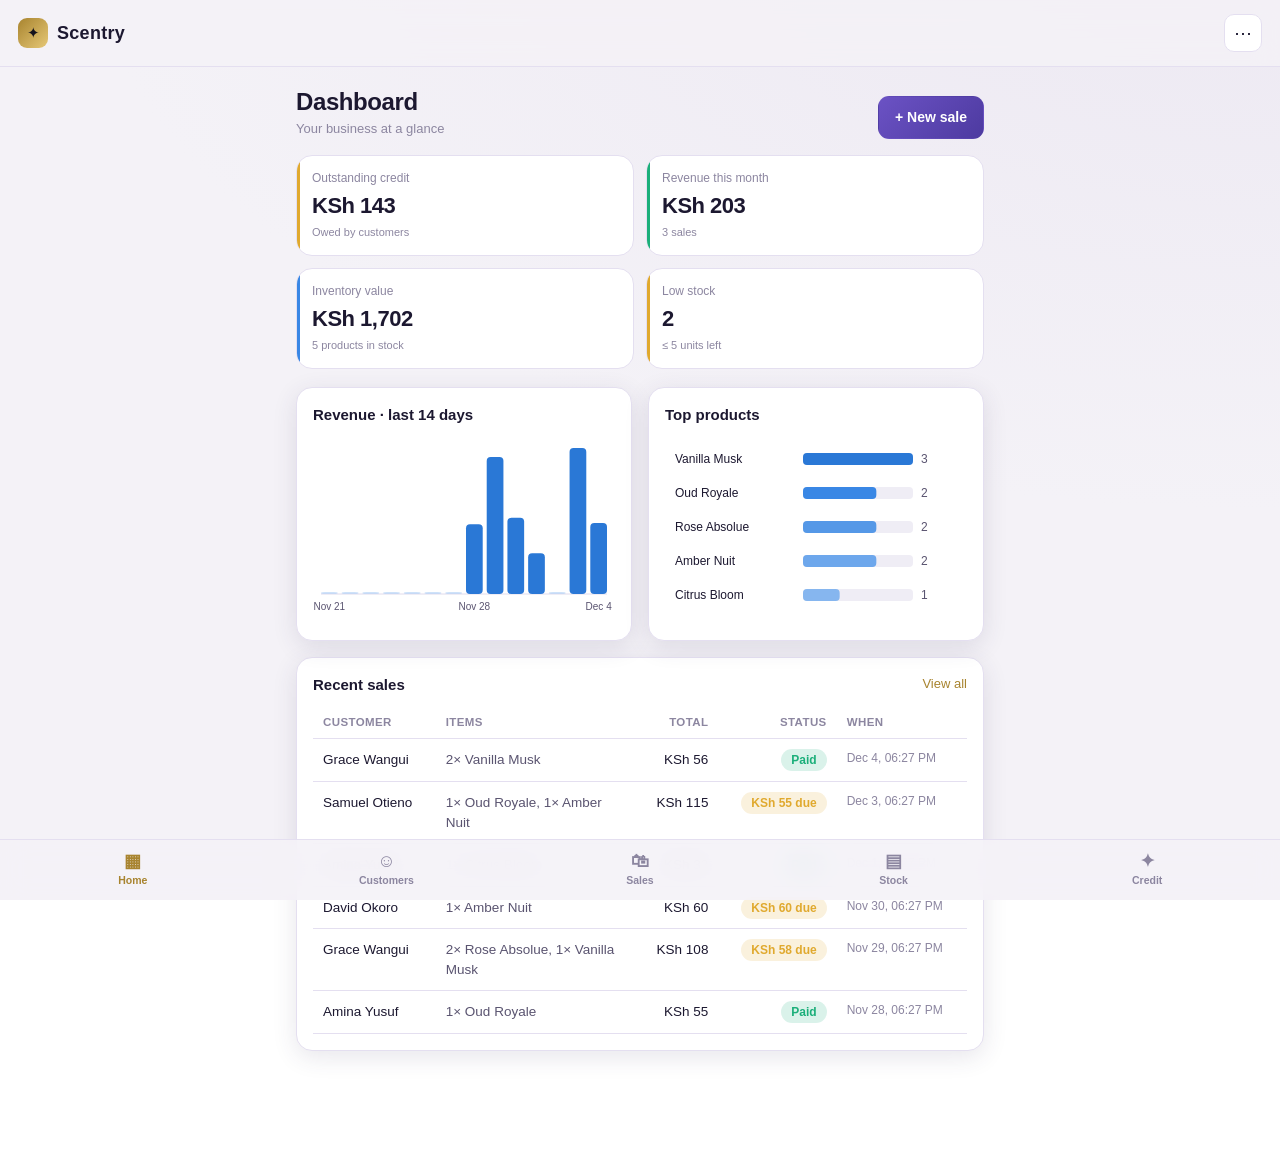
<file: scentry.html>
<!DOCTYPE html>
<html lang="en">
<head>
<meta charset="UTF-8">
<meta name="viewport" content="width=device-width, initial-scale=1, viewport-fit=cover">
<meta name="theme-color" content="#14121c">
<meta name="description" content="Track customers, credit, inventory and sales for your perfume business — works offline.">
<meta name="apple-mobile-web-app-capable" content="yes">
<meta name="apple-mobile-web-app-status-bar-style" content="black-translucent">
<title>Scentry — Perfume Seller Manager</title>
<link rel="icon" href="data:image/svg+xml,%3Csvg xmlns='http://www.w3.org/2000/svg' viewBox='0 0 512 512'%3E%3Crect width='512' height='512' rx='112' fill='%233a2d6b'/%3E%3Cpath d='M172 200c0-26 20-40 44-40h80c24 0 44 14 44 40v150c0 30-24 54-54 54H226c-30 0-54-24-54-54z' fill='%23eda100'/%3E%3Crect x='196' y='120' width='120' height='40' rx='10' fill='%23e6e2f2'/%3E%3C/svg%3E">
<style>
/* Scentry — perfume seller PWA. Mobile-first, dark elegant theme with light fallback. */
:root {
  --bg: #14121c; --bg-2: #1c1930; --surface: #211d33; --surface-2: #2a2542; --border: #362f52; --grid: #3a3358;
  --text-primary: #f4f2fb; --text-secondary: #b8b2d6; --muted: #7d7699;
  --accent: #c9a44a; --accent-2: #7b62d6;
  --ok: #1baf7a; --ok-soft: rgba(27,175,122,.16);
  --warn: #e0a92e; --warn-soft: rgba(224,169,46,.16);
  --danger: #e05a58; --danger-soft: rgba(224,90,88,.16);
  --blue: #3987e5; --shadow: 0 8px 30px rgba(0,0,0,.35); --radius: 16px;
  --safe-b: env(safe-area-inset-bottom, 0px);
}
@media (prefers-color-scheme: light) {
  :root {
    --bg: #f4f2f7; --bg-2: #ece8f2; --surface: #ffffff; --surface-2: #f7f5fb; --border: #e4dff0; --grid: #e0dbec;
    --text-primary: #1c1830; --text-secondary: #5a5470; --muted: #8c86a0;
    --accent: #a8842f; --accent-2: #6b52c4; --shadow: 0 6px 24px rgba(60,50,90,.12);
  }
}
* { box-sizing: border-box; margin: 0; padding: 0; -webkit-tap-highlight-color: transparent; }
html, body { height: 100%; }
body {
  font-family: -apple-system, BlinkMacSystemFont, 'Segoe UI', Roboto, Helvetica, Arial, sans-serif;
  background: radial-gradient(1200px 600px at 100% -10%, var(--bg-2), var(--bg)) fixed;
  color: var(--text-primary); line-height: 1.45; -webkit-font-smoothing: antialiased; overflow-x: hidden;
}
.topbar {
  position: sticky; top: 0; z-index: 20; display: flex; align-items: center; justify-content: space-between;
  padding: 14px 18px; padding-top: calc(14px + env(safe-area-inset-top, 0px));
  background: color-mix(in srgb, var(--bg) 82%, transparent); backdrop-filter: blur(12px); border-bottom: 1px solid var(--border);
}
.brand { display: flex; align-items: center; gap: 9px; }
.brand-mark { width: 30px; height: 30px; display: grid; place-items: center; border-radius: 9px; font-size: 15px; color: #14121c; background: linear-gradient(135deg, var(--accent), #e6c877); }
.brand-name { font-weight: 700; letter-spacing: .3px; font-size: 18px; }
.topbar-actions { display: flex; gap: 8px; align-items: center; }
.view { max-width: 720px; margin: 0 auto; padding: 18px 16px calc(96px + var(--safe-b)); }
.page-head { display: flex; align-items: flex-end; justify-content: space-between; gap: 12px; margin-bottom: 16px; }
h1 { font-size: 24px; letter-spacing: -.4px; }
.sub { color: var(--muted); font-size: 13px; }
.section-label { font-size: 13px; text-transform: uppercase; letter-spacing: .6px; color: var(--muted); margin: 18px 0 8px; }
.kpis { display: grid; grid-template-columns: repeat(2, 1fr); gap: 12px; margin-bottom: 18px; }
.kpi { background: var(--surface); border: 1px solid var(--border); border-radius: var(--radius); padding: 14px 15px; display: flex; flex-direction: column; gap: 3px; position: relative; overflow: hidden; }
.kpi::before { content: ''; position: absolute; left: 0; top: 0; bottom: 0; width: 3px; background: var(--accent-2); }
.kpi.warn::before { background: var(--warn); } .kpi.ok::before { background: var(--ok); } .kpi.neutral::before { background: var(--blue); }
.kpi-label { font-size: 12px; color: var(--muted); }
.kpi-value { font-size: 22px; font-weight: 700; letter-spacing: -.5px; }
.kpi-hint { font-size: 11px; color: var(--muted); }
.card { background: var(--surface); border: 1px solid var(--border); border-radius: var(--radius); padding: 16px; margin-bottom: 16px; box-shadow: var(--shadow); }
.card-head { display: flex; align-items: center; justify-content: space-between; margin-bottom: 10px; }
.card-head h2 { font-size: 15px; font-weight: 600; }
.grid-2 { display: grid; grid-template-columns: 1fr; gap: 16px; }
@media (min-width: 620px) { .grid-2 { grid-template-columns: 1fr 1fr; } }
.chart { width: 100%; min-height: 60px; }
.link { color: var(--accent); font-size: 13px; text-decoration: none; }
.search { width: 100%; padding: 12px 14px; margin-bottom: 14px; background: var(--surface); border: 1px solid var(--border); border-radius: 12px; color: var(--text-primary); font-size: 15px; }
.search::placeholder { color: var(--muted); }
.list { display: flex; flex-direction: column; gap: 8px; }
.list-row { display: flex; align-items: center; gap: 12px; background: var(--surface); border: 1px solid var(--border); border-radius: 14px; padding: 12px 14px; cursor: pointer; transition: transform .08s, border-color .15s; }
.list-row:active { transform: scale(.99); } .list-row:hover { border-color: var(--accent-2); }
.avatar { width: 40px; height: 40px; border-radius: 12px; flex: none; display: grid; place-items: center; font-weight: 700; font-size: 16px; background: linear-gradient(135deg, var(--accent-2), #4d3aa0); color: #fff; }
.avatar.warn { background: linear-gradient(135deg, var(--warn), #b9820f); }
.row-main { flex: 1; min-width: 0; display: flex; flex-direction: column; }
.row-title { font-weight: 600; white-space: nowrap; overflow: hidden; text-overflow: ellipsis; }
.row-sub { font-size: 12.5px; color: var(--muted); white-space: nowrap; overflow: hidden; text-overflow: ellipsis; }
.row-end { flex: none; text-align: right; }
.muted { color: var(--muted); font-weight: 400; font-size: .85em; }
.pill { font-size: 12px; font-weight: 600; padding: 4px 10px; border-radius: 999px; white-space: nowrap; }
.pill.warn { background: var(--warn-soft); color: var(--warn); } .pill.ok { background: var(--ok-soft); color: var(--ok); }
.stock { font-weight: 700; font-size: 16px; }
.stock em { display: block; font-style: normal; font-size: 10px; font-weight: 500; color: var(--muted); }
.stock.warn { color: var(--warn); } .stock.ok { color: var(--text-primary); }
.btn { font: inherit; font-weight: 600; font-size: 14px; cursor: pointer; padding: 10px 16px; border-radius: 11px; border: 1px solid transparent; transition: filter .15s, background .15s; white-space: nowrap; }
.btn:active { filter: brightness(.94); }
.btn.primary { background: linear-gradient(135deg, var(--accent-2), #4d3aa0); color: #fff; }
.btn.ok { background: var(--ok); color: #fff; } .btn.danger { background: var(--danger); color: #fff; }
.btn.ghost { background: var(--surface-2); color: var(--text-primary); border-color: var(--border); }
.btn.ghost:active { background: var(--border); } .btn:disabled { opacity: .45; cursor: not-allowed; }
.chip { font: inherit; font-size: 13px; font-weight: 600; cursor: pointer; padding: 7px 13px; border-radius: 999px; border: 1px solid var(--accent); background: transparent; color: var(--accent); }
.icon-btn { width: 38px; height: 38px; border-radius: 10px; border: 1px solid var(--border); background: var(--surface); color: var(--text-primary); font-size: 18px; cursor: pointer; display: grid; place-items: center; }
.mini-link { background: none; border: none; color: var(--accent); font: inherit; font-size: 12px; cursor: pointer; padding: 4px 0 0; text-align: left; }
.btn-row { display: flex; flex-wrap: wrap; gap: 8px; margin: 14px 0; }
.btn-row .btn { flex: 1 1 auto; }
.tabbar { position: fixed; left: 0; right: 0; bottom: 0; z-index: 20; display: flex; justify-content: space-around; background: color-mix(in srgb, var(--bg) 88%, transparent); backdrop-filter: blur(14px); border-top: 1px solid var(--border); padding: 8px 6px calc(8px + var(--safe-b)); }
.nav-item { flex: 1; display: flex; flex-direction: column; align-items: center; gap: 3px; text-decoration: none; color: var(--muted); font-size: 10.5px; font-weight: 600; padding: 4px 2px; border-radius: 10px; }
.nav-ico { font-size: 18px; line-height: 1; } .nav-item.active { color: var(--accent); }
.table-wrap { overflow-x: auto; -webkit-overflow-scrolling: touch; }
.table { width: 100%; border-collapse: collapse; font-size: 13.5px; }
.table th { text-align: left; color: var(--muted); font-weight: 600; font-size: 11.5px; text-transform: uppercase; letter-spacing: .4px; padding: 8px 10px; border-bottom: 1px solid var(--border); }
.table td { padding: 11px 10px; border-bottom: 1px solid var(--border); vertical-align: top; }
.table tbody tr { cursor: pointer; } .table tbody tr:active { background: var(--surface-2); }
.table .num { text-align: right; white-space: nowrap; }
.table .items { color: var(--text-secondary); max-width: 180px; }
.table .when { color: var(--muted); font-size: 12px; white-space: nowrap; }
.table tfoot td { border: none; padding: 6px 10px; color: var(--text-secondary); }
.table tfoot .due td { color: var(--warn); font-weight: 600; }
.modal-overlay { position: fixed; inset: 0; z-index: 50; background: rgba(8,6,16,.6); backdrop-filter: blur(3px); display: flex; align-items: flex-end; justify-content: center; animation: fade .15s ease; }
@media (min-width: 560px) { .modal-overlay { align-items: center; } }
.modal { background: var(--surface); width: 100%; max-width: 480px; border: 1px solid var(--border); border-radius: 22px 22px 0 0; max-height: 92vh; overflow-y: auto; box-shadow: var(--shadow); animation: slideup .22s cubic-bezier(.2,.8,.2,1); }
@media (min-width: 560px) { .modal { border-radius: 22px; } }
.modal-head { position: sticky; top: 0; background: var(--surface); display: flex; align-items: center; justify-content: space-between; padding: 18px 18px 12px; border-bottom: 1px solid var(--border); z-index: 1; }
.modal-head h2 { font-size: 18px; }
.modal-body { padding: 16px 18px calc(20px + var(--safe-b)); }
@keyframes fade { from { opacity: 0; } } @keyframes slideup { from { transform: translateY(30px); opacity: .5; } }
.form { display: flex; flex-direction: column; gap: 13px; }
.form label { display: flex; flex-direction: column; gap: 6px; font-size: 13px; color: var(--text-secondary); font-weight: 600; }
.form input, .form select, .form textarea { font: inherit; font-size: 15px; color: var(--text-primary); background: var(--surface-2); border: 1px solid var(--border); border-radius: 11px; padding: 11px 13px; width: 100%; }
.form input:focus, .form select:focus, .form textarea:focus { outline: 2px solid var(--accent-2); outline-offset: 0; border-color: transparent; }
.form textarea { resize: vertical; }
.form-cols { display: grid; grid-template-columns: 1fr 1fr; gap: 12px; }
.form-actions { display: flex; gap: 10px; justify-content: flex-end; margin-top: 6px; }
.form-actions .btn { flex: 1; }
@media (min-width: 480px) { .form-actions .btn { flex: 0 1 auto; min-width: 110px; } }
.hint-line { font-size: 13px; color: var(--text-secondary); }
.confirm-msg { font-size: 15px; color: var(--text-secondary); margin-bottom: 8px; }
.detail-head { display: flex; justify-content: space-between; align-items: flex-start; gap: 14px; margin-bottom: 6px; }
.detail-sub { font-size: 15px; font-weight: 600; color: var(--text-primary); }
.detail-note { font-size: 13px; color: var(--muted); }
.balance { text-align: right; display: flex; flex-direction: column; padding: 8px 12px; border-radius: 12px; }
.balance span { font-size: 11px; color: var(--muted); } .balance strong { font-size: 20px; }
.balance.warn { background: var(--warn-soft); } .balance.warn strong { color: var(--warn); }
.balance.ok { background: var(--ok-soft); } .balance.ok strong { color: var(--ok); }
.detail-grid { display: grid; grid-template-columns: 1fr 1fr; gap: 12px; margin-bottom: 6px; }
.detail-grid > div { display: flex; flex-direction: column; background: var(--surface-2); padding: 10px 12px; border-radius: 11px; }
.detail-grid span { font-size: 11px; color: var(--muted); } .detail-grid strong { font-size: 15px; }
.text-warn { color: var(--warn); }
.history { display: flex; flex-direction: column; }
.hist-row { display: flex; align-items: center; gap: 12px; padding: 11px 0; border-bottom: 1px solid var(--border); }
.hist-row:last-child { border-bottom: none; }
.hist-icon { width: 34px; height: 34px; border-radius: 10px; display: grid; place-items: center; font-size: 15px; flex: none; background: var(--surface-2); }
.hist-main { flex: 1; min-width: 0; display: flex; flex-direction: column; }
.hist-main > span:first-child { font-size: 14px; white-space: nowrap; overflow: hidden; text-overflow: ellipsis; }
.hist-date { font-size: 11.5px; color: var(--muted); }
.hist-amt { font-weight: 600; text-align: right; white-space: nowrap; font-size: 14px; }
.hist-amt.payment { color: var(--ok); }
.hist-amt em { display: block; font-style: normal; font-size: 10.5px; color: var(--warn); font-weight: 500; }
.stepper { display: flex; gap: 8px; flex-wrap: wrap; margin-bottom: 6px; }
.stepper .btn { flex: 1; min-width: 52px; text-align: center; }
.cart { display: flex; flex-direction: column; gap: 8px; }
.cart-row { display: flex; align-items: center; gap: 10px; background: var(--surface-2); border-radius: 11px; padding: 9px 12px; }
.cart-name { flex: 1; font-size: 14px; font-weight: 500; min-width: 0; white-space: nowrap; overflow: hidden; text-overflow: ellipsis; }
.qty { display: flex; align-items: center; gap: 8px; }
.qty button { width: 28px; height: 28px; border-radius: 8px; border: 1px solid var(--border); background: var(--surface); color: var(--text-primary); font-size: 16px; cursor: pointer; }
.qty span { min-width: 18px; text-align: center; font-weight: 600; }
.cart-sum { font-weight: 600; font-size: 13.5px; white-space: nowrap; }
.cart-rm { background: none; border: none; color: var(--muted); font-size: 14px; cursor: pointer; padding: 4px; }
.sale-total { display: flex; justify-content: space-between; align-items: center; padding: 12px 2px 4px; border-top: 1px solid var(--border); margin-top: 4px; }
.sale-total strong { font-size: 20px; }
.credit-note { font-size: 12.5px; color: var(--muted); min-height: 1em; }
.credit-note.warn { color: var(--warn); font-weight: 600; }
.empty { color: var(--muted); text-align: center; padding: 24px 10px; font-size: 14px; }
.all-clear { text-align: center; padding: 36px 16px; color: var(--ok); font-weight: 600; background: var(--ok-soft); border-radius: 14px; }
.danger-zone { display: flex; flex-direction: column; gap: 8px; margin-top: 20px; padding-top: 16px; border-top: 1px solid var(--border); font-size: 13px; color: var(--muted); font-weight: 600; }
#toast { position: fixed; left: 50%; bottom: calc(90px + var(--safe-b)); transform: translateX(-50%) translateY(20px); background: var(--text-primary); color: var(--bg); padding: 11px 18px; border-radius: 12px; font-size: 14px; font-weight: 600; opacity: 0; pointer-events: none; transition: opacity .2s, transform .2s; z-index: 60; box-shadow: var(--shadow); }
#toast.show { opacity: 1; transform: translateX(-50%) translateY(0); }
.chart-tip { position: fixed; z-index: 70; pointer-events: none; opacity: 0; transition: opacity .12s; background: var(--text-primary); color: var(--bg); padding: 7px 11px; border-radius: 9px; font-size: 12px; line-height: 1.4; box-shadow: var(--shadow); max-width: 200px; }
.chart-tip span { opacity: .7; }
</style>
</head>
<body>
<header class="topbar">
  <div class="brand"><span class="brand-mark">✦</span><span class="brand-name">Scentry</span></div>
  <div class="topbar-actions">
    <button class="chip" id="install-btn" hidden>Install</button>
    <button class="icon-btn" id="data-btn" aria-label="Data and backup" title="Data &amp; backup">⋯</button>
  </div>
</header>
<main id="view" class="view"></main>
<nav class="tabbar" aria-label="Primary">
  <a class="nav-item" data-route="dashboard" href="#/dashboard"><span class="nav-ico">▦</span><span>Home</span></a>
  <a class="nav-item" data-route="customers" href="#/customers"><span class="nav-ico">☺</span><span>Customers</span></a>
  <a class="nav-item" data-route="sales" href="#/sales"><span class="nav-ico">🛍</span><span>Sales</span></a>
  <a class="nav-item" data-route="inventory" href="#/inventory"><span class="nav-ico">▤</span><span>Stock</span></a>
  <a class="nav-item" data-route="credit" href="#/credit"><span class="nav-ico">✦</span><span>Credit</span></a>
</nav>

<script>
"use strict";
/* ============================ STORE ============================ */
const KEY = 'scentry.db.v1';
const uid = () => Date.now().toString(36) + Math.random().toString(36).slice(2, 8);
const now = () => new Date().toISOString();

function seed() {
  const t = Date.now(), day = 86400000, iso = (o) => new Date(t - o * day).toISOString();
  const products = [
    { id: uid(), name: 'Oud Royale', brand: 'Maison Noir', size: 100, cost: 22, price: 55, stock: 14, createdAt: iso(30) },
    { id: uid(), name: 'Rose Absolue', brand: 'Fleur', size: 50, cost: 15, price: 40, stock: 6, createdAt: iso(28) },
    { id: uid(), name: 'Citrus Bloom', brand: 'Aqua', size: 75, cost: 12, price: 32, stock: 3, createdAt: iso(20) },
    { id: uid(), name: 'Amber Nuit', brand: 'Maison Noir', size: 100, cost: 25, price: 60, stock: 9, createdAt: iso(18) },
    { id: uid(), name: 'Vanilla Musk', brand: 'Fleur', size: 50, cost: 10, price: 28, stock: 2, createdAt: iso(12) }
  ];
  const customers = [
    { id: uid(), name: 'Amina Yusuf', phone: '0712 445 118', note: 'Prefers oud & amber', createdAt: iso(26) },
    { id: uid(), name: 'David Okoro', phone: '0803 221 907', note: '', createdAt: iso(21) },
    { id: uid(), name: 'Grace Wangui', phone: '0722 908 334', note: 'Buys for resale', createdAt: iso(15) },
    { id: uid(), name: 'Samuel Otieno', phone: '0733 654 210', note: '', createdAt: iso(9) }
  ];
  const p = (i) => products[i], c = (i) => customers[i];
  const line = (prod, qty) => ({ productId: prod.id, name: prod.name, qty, price: prod.price });
  const sales = [
    { id: uid(), customerId: c(0).id, items: [line(p(0), 1)], total: 55, paid: 55, createdAt: iso(6) },
    { id: uid(), customerId: c(2).id, items: [line(p(1), 2), line(p(4), 1)], total: 108, paid: 50, createdAt: iso(5) },
    { id: uid(), customerId: c(1).id, items: [line(p(3), 1)], total: 60, paid: 0, createdAt: iso(4) },
    { id: uid(), customerId: c(0).id, items: [line(p(2), 1)], total: 32, paid: 32, createdAt: iso(3) },
    { id: uid(), customerId: c(3).id, items: [line(p(0), 1), line(p(3), 1)], total: 115, paid: 60, createdAt: iso(1) },
    { id: uid(), customerId: c(2).id, items: [line(p(4), 2)], total: 56, paid: 56, createdAt: iso(0) }
  ];
  const payments = [{ id: uid(), customerId: c(2).id, amount: 30, note: 'Part payment', createdAt: iso(2) }];
  return { customers, products, sales, payments, settings: { currency: 'KSh', lowStock: 5 } };
}

let db = load();
function load() {
  try { const raw = localStorage.getItem(KEY); if (raw) return JSON.parse(raw); } catch (e) {}
  const fresh = seed();
  try { localStorage.setItem(KEY, JSON.stringify(fresh)); } catch (e) {}
  return fresh;
}
function persist() {
  try { localStorage.setItem(KEY, JSON.stringify(db)); } catch (e) {}
  window.dispatchEvent(new CustomEvent('scentry:change'));
}

const Store = {
  get currency() { return db.settings.currency; },
  get lowStock() { return db.settings.lowStock; },
  setSettings(patch) { Object.assign(db.settings, patch); persist(); },
  customers: () => [...db.customers].sort((a, b) => a.name.localeCompare(b.name)),
  products: () => [...db.products].sort((a, b) => a.name.localeCompare(b.name)),
  sales: () => [...db.sales].sort((a, b) => b.createdAt.localeCompare(a.createdAt)),
  payments: () => [...db.payments].sort((a, b) => b.createdAt.localeCompare(a.createdAt)),
  customer: (id) => db.customers.find((c) => c.id === id),
  product: (id) => db.products.find((p) => p.id === id),
  balance(customerId) {
    const owed = db.sales.filter((s) => s.customerId === customerId).reduce((s, x) => s + (x.total - x.paid), 0);
    const paid = db.payments.filter((p) => p.customerId === customerId).reduce((s, x) => s + x.amount, 0);
    return owed - paid;
  },
  addCustomer({ name, phone, note }) { db.customers.push({ id: uid(), name: name.trim(), phone: phone.trim(), note: (note || '').trim(), createdAt: now() }); persist(); },
  updateCustomer(id, patch) { const c = db.customers.find((x) => x.id === id); if (c) { Object.assign(c, patch); persist(); } },
  deleteCustomer(id) {
    db.customers = db.customers.filter((c) => c.id !== id);
    db.sales = db.sales.filter((s) => s.customerId !== id);
    db.payments = db.payments.filter((p) => p.customerId !== id);
    persist();
  },
  addProduct({ name, brand, size, cost, price, stock }) {
    db.products.push({ id: uid(), name: name.trim(), brand: (brand || '').trim(), size: +size || 0, cost: +cost || 0, price: +price || 0, stock: +stock || 0, createdAt: now() });
    persist();
  },
  updateProduct(id, patch) {
    const p = db.products.find((x) => x.id === id);
    if (p) { ['size', 'cost', 'price', 'stock'].forEach((k) => { if (k in patch) patch[k] = +patch[k] || 0; }); Object.assign(p, patch); persist(); }
  },
  adjustStock(id, delta) { const p = db.products.find((x) => x.id === id); if (p) { p.stock = Math.max(0, p.stock + delta); persist(); } },
  deleteProduct(id) { db.products = db.products.filter((p) => p.id !== id); persist(); },
  addSale({ customerId, items, paid }) {
    const lines = []; let total = 0;
    for (const it of items) {
      const p = db.products.find((x) => x.id === it.productId);
      if (!p || it.qty <= 0) continue;
      const qty = Math.min(it.qty, p.stock);
      if (qty <= 0) continue;
      p.stock -= qty; total += qty * p.price;
      lines.push({ productId: p.id, name: p.name, qty, price: p.price });
    }
    if (!lines.length) return null;
    const paidAmount = Math.max(0, Math.min(+paid || 0, total));
    const sale = { id: uid(), customerId, items: lines, total, paid: paidAmount, createdAt: now() };
    db.sales.push(sale); persist(); return sale;
  },
  deleteSale(id) {
    const sale = db.sales.find((s) => s.id === id);
    if (sale) {
      sale.items.forEach((it) => { const p = db.products.find((x) => x.id === it.productId); if (p) p.stock += it.qty; });
      db.sales = db.sales.filter((s) => s.id !== id); persist();
    }
  },
  addPayment({ customerId, amount, note }) { db.payments.push({ id: uid(), customerId, amount: Math.max(0, +amount || 0), note: (note || '').trim(), createdAt: now() }); persist(); },
  deletePayment(id) { db.payments = db.payments.filter((p) => p.id !== id); persist(); },
  metrics() {
    const totalCredit = db.customers.reduce((s, c) => s + Math.max(0, this.balance(c.id)), 0);
    const invValue = db.products.reduce((s, p) => s + p.stock * p.price, 0);
    const invCost = db.products.reduce((s, p) => s + p.stock * p.cost, 0);
    const lowStock = db.products.filter((p) => p.stock <= db.settings.lowStock).length;
    const monthStart = new Date(); monthStart.setDate(1); monthStart.setHours(0, 0, 0, 0);
    const monthSales = db.sales.filter((s) => new Date(s.createdAt) >= monthStart);
    const monthRevenue = monthSales.reduce((s, x) => s + x.total, 0);
    return { customers: db.customers.length, products: db.products.length, totalCredit, invValue, invCost, lowStock, monthRevenue, monthCount: monthSales.length };
  },
  dailyRevenue(days = 14) {
    const out = [], base = new Date(); base.setHours(0, 0, 0, 0);
    for (let i = days - 1; i >= 0; i--) {
      const d = new Date(base); d.setDate(base.getDate() - i);
      const next = new Date(d); next.setDate(d.getDate() + 1);
      const total = db.sales.filter((s) => { const t = new Date(s.createdAt); return t >= d && t < next; }).reduce((sum, s) => sum + s.total, 0);
      out.push({ date: d, total });
    }
    return out;
  },
  topProducts(limit = 5) {
    const map = new Map();
    db.sales.forEach((s) => s.items.forEach((it) => {
      const cur = map.get(it.name) || { name: it.name, qty: 0, revenue: 0 };
      cur.qty += it.qty; cur.revenue += it.qty * it.price; map.set(it.name, cur);
    }));
    return [...map.values()].sort((a, b) => b.qty - a.qty).slice(0, limit);
  },
  export() { return JSON.stringify(db, null, 2); },
  import(json) {
    const parsed = JSON.parse(json);
    if (!parsed.customers || !parsed.products) throw new Error('Invalid backup file');
    db = parsed;
    if (!db.settings) db.settings = { currency: 'KSh', lowStock: 5 };
    if (!db.payments) db.payments = [];
    persist();
  },
  reset() { db = seed(); persist(); }
};
function money(n) {
  const v = Math.round((+n || 0) * 100) / 100;
  return Store.currency + ' ' + v.toLocaleString(undefined, { minimumFractionDigits: 0, maximumFractionDigits: 2 });
}
function fmtDate(iso) {
  const d = new Date(iso);
  return d.toLocaleDateString(undefined, { day: 'numeric', month: 'short' }) + ', ' + d.toLocaleTimeString(undefined, { hour: '2-digit', minute: '2-digit' });
}

/* ============================ CHARTS ============================ */
const SVGNS = 'http://www.w3.org/2000/svg';
const svgEl = (name, attrs = {}) => { const n = document.createElementNS(SVGNS, name); for (const k in attrs) n.setAttribute(k, attrs[k]); return n; };
const BLUE = '#2a78d6', BLUE_SOFT = '#9ec5f4', GRID = 'var(--grid)', INK = 'var(--text-secondary)';
function tooltip() {
  let tip = document.getElementById('chart-tip');
  if (!tip) { tip = document.createElement('div'); tip.id = 'chart-tip'; tip.className = 'chart-tip'; document.body.appendChild(tip); }
  return tip;
}
function showTip(evt, html) {
  const tip = tooltip(); tip.innerHTML = html; tip.style.opacity = '1';
  const pad = 12; let x = evt.clientX + pad, y = evt.clientY + pad;
  const r = tip.getBoundingClientRect();
  if (x + r.width > window.innerWidth) x = evt.clientX - r.width - pad;
  if (y + r.height > window.innerHeight) y = evt.clientY - r.height - pad;
  tip.style.left = x + 'px'; tip.style.top = y + 'px';
}
function hideTip() { const t = document.getElementById('chart-tip'); if (t) t.style.opacity = '0'; }
function barTrend(mount, data) {
  mount.innerHTML = '';
  const W = mount.clientWidth || 320, H = 180, pad = { t: 12, r: 8, b: 22, l: 8 };
  const iw = W - pad.l - pad.r, ih = H - pad.t - pad.b;
  const max = Math.max(1, ...data.map((d) => d.total)), n = data.length, gap = 4;
  const bw = Math.max(3, (iw - gap * (n - 1)) / n);
  const svg = svgEl('svg', { viewBox: `0 0 ${W} ${H}`, width: '100%', height: H, role: 'img', 'aria-label': 'Daily revenue trend' });
  svg.appendChild(svgEl('line', { x1: pad.l, y1: pad.t + ih, x2: pad.l + iw, y2: pad.t + ih, stroke: GRID, 'stroke-width': 1 }));
  data.forEach((d, i) => {
    const h = (d.total / max) * ih, x = pad.l + i * (bw + gap), y = pad.t + ih - h;
    const bar = svgEl('rect', { x, y: h < 1 ? pad.t + ih - 2 : y, width: bw, height: Math.max(2, h), rx: Math.min(4, bw / 2), fill: d.total ? BLUE : BLUE_SOFT, opacity: d.total ? 1 : 0.5 });
    const label = () => `<strong>${money(d.total)}</strong><br><span>${d.date.toLocaleDateString(undefined, { weekday: 'short', day: 'numeric', month: 'short' })}</span>`;
    bar.addEventListener('mouseenter', (e) => showTip(e, label()));
    bar.addEventListener('mousemove', (e) => showTip(e, label()));
    bar.addEventListener('mouseleave', hideTip);
    svg.appendChild(bar);
    if (i === 0 || i === n - 1 || i === Math.floor(n / 2)) {
      const t = svgEl('text', { x: x + bw / 2, y: H - 6, 'text-anchor': 'middle', 'font-size': 10, fill: INK });
      t.textContent = d.date.toLocaleDateString(undefined, { day: 'numeric', month: 'short' });
      svg.appendChild(t);
    }
  });
  mount.appendChild(svg);
}
function hBar(mount, rows) {
  mount.innerHTML = '';
  if (!rows.length) { mount.innerHTML = '<p class="empty">No sales recorded yet.</p>'; return; }
  const W = mount.clientWidth || 320, rowH = 34, pad = { t: 6, r: 10, b: 6, l: 10 };
  const H = pad.t + pad.b + rows.length * rowH;
  const labelW = Math.min(120, W * 0.42), trackX = pad.l + labelW + 8, trackW = W - trackX - pad.r - 44;
  const max = Math.max(1, ...rows.map((r) => r.qty));
  const shades = ['#2a78d6', '#3987e5', '#5598e7', '#6da7ec', '#86b6ef'];
  const svg = svgEl('svg', { viewBox: `0 0 ${W} ${H}`, width: '100%', height: H, role: 'img', 'aria-label': 'Top products by units sold' });
  rows.forEach((r, i) => {
    const cy = pad.t + i * rowH + rowH / 2;
    const name = svgEl('text', { x: pad.l, y: cy + 4, 'font-size': 12, fill: 'var(--text-primary)' });
    name.textContent = r.name.length > 16 ? r.name.slice(0, 15) + '…' : r.name;
    svg.appendChild(name);
    svg.appendChild(svgEl('rect', { x: trackX, y: cy - 6, width: trackW, height: 12, rx: 4, fill: GRID, opacity: 0.5 }));
    const w = Math.max(4, (r.qty / max) * trackW);
    const bar = svgEl('rect', { x: trackX, y: cy - 6, width: w, height: 12, rx: 4, fill: shades[i % shades.length] });
    const label = () => `<strong>${r.name}</strong><br><span>${r.qty} sold · ${money(r.revenue)}</span>`;
    bar.addEventListener('mouseenter', (e) => showTip(e, label()));
    bar.addEventListener('mousemove', (e) => showTip(e, label()));
    bar.addEventListener('mouseleave', hideTip);
    svg.appendChild(bar);
    const val = svgEl('text', { x: trackX + trackW + 8, y: cy + 4, 'font-size': 12, fill: INK });
    val.textContent = r.qty; svg.appendChild(val);
  });
  mount.appendChild(svg);
}

/* ============================ APP ============================ */
const app = document.getElementById('view');
const esc = (s) => String(s ?? '').replace(/[&<>"']/g, (c) => ({ '&': '&amp;', '<': '&lt;', '>': '&gt;', '"': '&quot;', "'": '&#39;' }[c]));

function toast(msg) {
  let t = document.getElementById('toast');
  if (!t) { t = document.createElement('div'); t.id = 'toast'; document.body.appendChild(t); }
  t.textContent = msg; t.classList.add('show');
  clearTimeout(t._timer); t._timer = setTimeout(() => t.classList.remove('show'), 2200);
}
function modal(title, bodyHTML, onMount) {
  closeModal();
  const overlay = document.createElement('div');
  overlay.className = 'modal-overlay'; overlay.id = 'modal';
  overlay.innerHTML = `<div class="modal" role="dialog" aria-modal="true" aria-label="${esc(title)}">
      <header class="modal-head"><h2>${esc(title)}</h2><button class="icon-btn" data-close aria-label="Close">✕</button></header>
      <div class="modal-body">${bodyHTML}</div></div>`;
  document.body.appendChild(overlay);
  overlay.addEventListener('click', (e) => { if (e.target === overlay || e.target.hasAttribute('data-close')) closeModal(); });
  document.addEventListener('keydown', escClose);
  if (onMount) onMount(overlay);
  const first = overlay.querySelector('input, select, textarea, button:not([data-close])');
  if (first) first.focus();
}
function escClose(e) { if (e.key === 'Escape') closeModal(); }
function closeModal() { const m = document.getElementById('modal'); if (m) m.remove(); document.removeEventListener('keydown', escClose); }
function confirmDialog(msg, onYes) {
  modal('Please confirm', `<p class="confirm-msg">${esc(msg)}</p>
    <div class="form-actions"><button class="btn ghost" data-close>Cancel</button><button class="btn danger" id="confirm-yes">Delete</button></div>`,
    (o) => { o.querySelector('#confirm-yes').addEventListener('click', () => { closeModal(); onYes(); }); });
}
const routes = ['dashboard', 'customers', 'inventory', 'sales', 'credit'];
function currentRoute() { const r = location.hash.replace('#/', '').split('/')[0]; return routes.includes(r) ? r : 'dashboard'; }
window.addEventListener('hashchange', render);
window.addEventListener('scentry:change', render);
function render() {
  const route = currentRoute();
  document.querySelectorAll('.nav-item').forEach((n) => n.classList.toggle('active', n.dataset.route === route));
  ({ dashboard: viewDashboard, customers: viewCustomers, inventory: viewInventory, sales: viewSales, credit: viewCredit }[route])();
}
function viewDashboard() {
  const m = Store.metrics();
  app.innerHTML = `<div class="page-head"><div><h1>Dashboard</h1><p class="sub">Your business at a glance</p></div>
      <button class="btn primary" id="quick-sale">+ New sale</button></div>
    <div class="kpis">
      ${kpi('Outstanding credit', money(m.totalCredit), m.totalCredit > 0 ? 'warn' : 'ok', 'Owed by customers')}
      ${kpi('Revenue this month', money(m.monthRevenue), 'ok', m.monthCount + ' sale' + (m.monthCount === 1 ? '' : 's'))}
      ${kpi('Inventory value', money(m.invValue), 'neutral', m.products + ' products in stock')}
      ${kpi('Low stock', String(m.lowStock), m.lowStock ? 'warn' : 'ok', '≤ ' + Store.lowStock + ' units left')}
    </div>
    <div class="grid-2">
      <section class="card"><div class="card-head"><h2>Revenue · last 14 days</h2></div><div id="chart-trend" class="chart"></div></section>
      <section class="card"><div class="card-head"><h2>Top products</h2></div><div id="chart-top" class="chart"></div></section>
    </div>
    <section class="card"><div class="card-head"><h2>Recent sales</h2><a href="#/sales" class="link">View all</a></div>${salesTable(Store.sales().slice(0, 6))}</section>`;
  barTrend(document.getElementById('chart-trend'), Store.dailyRevenue(14));
  hBar(document.getElementById('chart-top'), Store.topProducts(5));
  document.getElementById('quick-sale').addEventListener('click', () => saleForm());
}
function kpi(label, value, tone, hint) {
  return `<div class="kpi ${tone}"><span class="kpi-label">${esc(label)}</span><span class="kpi-value">${esc(value)}</span><span class="kpi-hint">${esc(hint)}</span></div>`;
}
function viewCustomers() {
  const list = Store.customers();
  app.innerHTML = `<div class="page-head"><div><h1>Customers</h1><p class="sub">${list.length} total</p></div>
      <button class="btn primary" id="add-customer">+ Add customer</button></div>
    <input class="search" id="cust-search" placeholder="Search by name or phone…" aria-label="Search customers">
    <div class="list" id="cust-list">${list.map(customerRow).join('') || emptyState('No customers yet.')}</div>`;
  document.getElementById('add-customer').addEventListener('click', () => customerForm());
  document.getElementById('cust-search').addEventListener('input', (e) => {
    const q = e.target.value.toLowerCase();
    const filtered = list.filter((c) => c.name.toLowerCase().includes(q) || c.phone.toLowerCase().includes(q));
    document.getElementById('cust-list').innerHTML = filtered.map(customerRow).join('') || emptyState('No matches.');
    bindCustomerRows();
  });
  bindCustomerRows();
}
function customerRow(c) {
  const bal = Store.balance(c.id), owes = bal > 0.005;
  return `<div class="list-row" data-cust="${c.id}">
    <div class="avatar">${esc(c.name.slice(0, 1).toUpperCase())}</div>
    <div class="row-main"><span class="row-title">${esc(c.name)}</span><span class="row-sub">${esc(c.phone || 'No phone')}${c.note ? ' · ' + esc(c.note) : ''}</span></div>
    <div class="row-end">${owes ? `<span class="pill warn">${money(bal)} owed</span>` : `<span class="pill ok">Clear</span>`}</div></div>`;
}
function bindCustomerRows() {
  document.querySelectorAll('#cust-list .list-row').forEach((row) => row.addEventListener('click', () => customerDetail(row.dataset.cust)));
}
function customerForm(existing) {
  const c = existing || { name: '', phone: '', note: '' };
  modal(existing ? 'Edit customer' : 'Add customer', `<form id="cust-form" class="form">
      <label>Name<input name="name" required value="${esc(c.name)}" autocomplete="off"></label>
      <label>Phone<input name="phone" value="${esc(c.phone)}" inputmode="tel" autocomplete="off"></label>
      <label>Note<textarea name="note" rows="2">${esc(c.note)}</textarea></label>
      <div class="form-actions"><button type="button" class="btn ghost" data-close>Cancel</button><button type="submit" class="btn primary">${existing ? 'Save' : 'Add'}</button></div>
    </form>`, (o) => {
    o.querySelector('#cust-form').addEventListener('submit', (e) => {
      e.preventDefault();
      const f = new FormData(e.target), data = { name: f.get('name'), phone: f.get('phone'), note: f.get('note') };
      if (!data.name.trim()) return;
      if (existing) { Store.updateCustomer(existing.id, data); toast('Customer updated'); } else { Store.addCustomer(data); toast('Customer added'); }
      closeModal();
    });
  });
}
function customerDetail(id) {
  const c = Store.customer(id); if (!c) return;
  const bal = Store.balance(id);
  const sales = Store.sales().filter((s) => s.customerId === id);
  const payments = Store.payments().filter((p) => p.customerId === id);
  const history = [
    ...sales.map((s) => ({ t: s.createdAt, type: 'sale', label: s.items.map((i) => `${i.qty}× ${i.name}`).join(', '), amt: s.total, paid: s.paid })),
    ...payments.map((p) => ({ t: p.createdAt, type: 'payment', label: p.note || 'Payment received', amt: p.amount }))
  ].sort((a, b) => b.t.localeCompare(a.t));
  modal(c.name, `<div class="detail-head">
      <div><p class="detail-sub">${esc(c.phone || 'No phone')}</p>${c.note ? `<p class="detail-note">${esc(c.note)}</p>` : ''}</div>
      <div class="balance ${bal > 0.005 ? 'warn' : 'ok'}"><span>${bal > 0.005 ? 'Owes you' : 'Balance'}</span><strong>${money(Math.max(0, bal))}</strong></div>
    </div>
    <div class="btn-row">
      <button class="btn primary" id="c-sale">+ Sale</button>
      <button class="btn ok" id="c-pay" ${bal > 0.005 ? '' : 'disabled'}>Record payment</button>
      <button class="btn ghost" id="c-edit">Edit</button>
      <button class="btn danger" id="c-del">Delete</button>
    </div>
    <h3 class="section-label">History</h3>
    <div class="history">${history.length ? history.map((h) => `
        <div class="hist-row"><span class="hist-icon ${h.type}">${h.type === 'sale' ? '🛍️' : '💵'}</span>
          <div class="hist-main"><span>${esc(h.label)}</span><span class="hist-date">${fmtDate(h.t)}</span></div>
          <span class="hist-amt ${h.type}">${h.type === 'payment' ? '−' : ''}${money(h.amt)}${h.type === 'sale' && h.paid < h.amt ? `<em>${money(h.amt - h.paid)} credit</em>` : ''}</span>
        </div>`).join('') : emptyState('No activity yet.')}</div>`, (o) => {
    o.querySelector('#c-sale').addEventListener('click', () => saleForm(id));
    o.querySelector('#c-edit').addEventListener('click', () => customerForm(c));
    const pay = o.querySelector('#c-pay');
    if (pay && !pay.disabled) pay.addEventListener('click', () => paymentForm(id, bal));
    o.querySelector('#c-del').addEventListener('click', () =>
      confirmDialog(`Delete ${c.name}? This also removes their sales and payments.`, () => { Store.deleteCustomer(id); toast('Customer deleted'); closeModal(); }));
  });
}
function paymentForm(customerId, bal) {
  modal('Record payment', `<form id="pay-form" class="form">
      <p class="hint-line">Outstanding: <strong>${money(Math.max(0, bal))}</strong></p>
      <label>Amount received<input name="amount" type="number" min="0" step="any" value="${Math.max(0, bal)}" required></label>
      <label>Note<input name="note" placeholder="Optional"></label>
      <div class="form-actions"><button type="button" class="btn ghost" data-close>Cancel</button><button type="submit" class="btn ok">Record</button></div>
    </form>`, (o) => {
    o.querySelector('#pay-form').addEventListener('submit', (e) => {
      e.preventDefault();
      const f = new FormData(e.target), amount = +f.get('amount');
      if (amount <= 0) return;
      Store.addPayment({ customerId, amount, note: f.get('note') }); toast('Payment recorded'); closeModal();
    });
  });
}
function viewInventory() {
  const products = Store.products();
  app.innerHTML = `<div class="page-head"><div><h1>Inventory</h1><p class="sub">${products.length} products</p></div>
      <button class="btn primary" id="add-product">+ Add product</button></div>
    <input class="search" id="prod-search" placeholder="Search products…" aria-label="Search products">
    <div class="list" id="prod-list">${products.map(productRow).join('') || emptyState('No products yet.')}</div>`;
  document.getElementById('add-product').addEventListener('click', () => productForm());
  document.getElementById('prod-search').addEventListener('input', (e) => {
    const q = e.target.value.toLowerCase();
    const filtered = products.filter((p) => (p.name + ' ' + p.brand).toLowerCase().includes(q));
    document.getElementById('prod-list').innerHTML = filtered.map(productRow).join('') || emptyState('No matches.');
    bindProductRows();
  });
  bindProductRows();
}
function productRow(p) {
  const low = p.stock <= Store.lowStock;
  return `<div class="list-row" data-prod="${p.id}">
    <div class="row-main"><span class="row-title">${esc(p.name)} <span class="muted">${p.size ? p.size + 'ml' : ''}</span></span>
      <span class="row-sub">${esc(p.brand || '—')} · ${money(p.price)}</span></div>
    <div class="row-end"><span class="stock ${low ? 'warn' : 'ok'}">${p.stock} <em>in stock</em></span></div></div>`;
}
function bindProductRows() {
  document.querySelectorAll('#prod-list .list-row').forEach((row) => row.addEventListener('click', () => productDetail(row.dataset.prod)));
}
function productForm(existing) {
  const p = existing || { name: '', brand: '', size: '', cost: '', price: '', stock: '' };
  modal(existing ? 'Edit product' : 'Add product', `<form id="prod-form" class="form">
      <label>Name<input name="name" required value="${esc(p.name)}" autocomplete="off"></label>
      <label>Brand<input name="brand" value="${esc(p.brand)}" autocomplete="off"></label>
      <div class="form-cols"><label>Size (ml)<input name="size" type="number" min="0" value="${esc(p.size)}"></label>
        <label>Stock (units)<input name="stock" type="number" min="0" value="${esc(p.stock)}"></label></div>
      <div class="form-cols"><label>Cost price<input name="cost" type="number" min="0" step="any" value="${esc(p.cost)}"></label>
        <label>Sell price<input name="price" type="number" min="0" step="any" value="${esc(p.price)}" required></label></div>
      <div class="form-actions"><button type="button" class="btn ghost" data-close>Cancel</button><button type="submit" class="btn primary">${existing ? 'Save' : 'Add'}</button></div>
    </form>`, (o) => {
    o.querySelector('#prod-form').addEventListener('submit', (e) => {
      e.preventDefault();
      const f = new FormData(e.target);
      const data = { name: f.get('name'), brand: f.get('brand'), size: f.get('size'), cost: f.get('cost'), price: f.get('price'), stock: f.get('stock') };
      if (!data.name.trim()) return;
      if (existing) { Store.updateProduct(existing.id, data); toast('Product updated'); } else { Store.addProduct(data); toast('Product added'); }
      closeModal();
    });
  });
}
function productDetail(id) {
  const p = Store.product(id); if (!p) return;
  const margin = p.price - p.cost, marginPct = p.price ? Math.round((margin / p.price) * 100) : 0;
  modal(p.name, `<div class="detail-grid">
      <div><span>Brand</span><strong>${esc(p.brand || '—')}</strong></div>
      <div><span>Size</span><strong>${p.size ? p.size + ' ml' : '—'}</strong></div>
      <div><span>Sell price</span><strong>${money(p.price)}</strong></div>
      <div><span>Cost</span><strong>${money(p.cost)}</strong></div>
      <div><span>Margin</span><strong>${money(margin)} (${marginPct}%)</strong></div>
      <div><span>Stock value</span><strong>${money(p.stock * p.price)}</strong></div></div>
    <h3 class="section-label">Stock: <span class="${p.stock <= Store.lowStock ? 'text-warn' : ''}">${p.stock} units</span></h3>
    <div class="stepper">
      <button class="btn ghost" data-delta="-1">−1</button><button class="btn ghost" data-delta="-5">−5</button>
      <button class="btn ghost" data-delta="1">+1</button><button class="btn ghost" data-delta="5">+5</button><button class="btn ghost" data-delta="10">+10</button>
    </div>
    <div class="btn-row"><button class="btn primary" id="p-edit">Edit</button><button class="btn danger" id="p-del">Delete</button></div>`, (o) => {
    o.querySelectorAll('[data-delta]').forEach((b) => b.addEventListener('click', () => { Store.adjustStock(id, +b.dataset.delta); toast('Stock updated'); productDetail(id); }));
    o.querySelector('#p-edit').addEventListener('click', () => productForm(p));
    o.querySelector('#p-del').addEventListener('click', () => confirmDialog(`Delete ${p.name}?`, () => { Store.deleteProduct(id); toast('Product deleted'); closeModal(); }));
  });
}
function viewSales() {
  app.innerHTML = `<div class="page-head"><div><h1>Sales</h1><p class="sub">${Store.sales().length} recorded</p></div>
      <button class="btn primary" id="new-sale">+ New sale</button></div>
    <section class="card">${salesTable(Store.sales())}</section>`;
  document.getElementById('new-sale').addEventListener('click', () => saleForm());
  bindSaleRows();
}
function salesTable(sales) {
  if (!sales.length) return emptyState('No sales recorded yet.');
  return `<div class="table-wrap"><table class="table">
    <thead><tr><th>Customer</th><th>Items</th><th class="num">Total</th><th class="num">Status</th><th>When</th></tr></thead>
    <tbody>${sales.map((s) => {
        const c = Store.customer(s.customerId), credit = s.total - s.paid;
        return `<tr data-sale="${s.id}"><td>${esc(c ? c.name : 'Unknown')}</td>
          <td class="items">${esc(s.items.map((i) => `${i.qty}× ${i.name}`).join(', '))}</td>
          <td class="num">${money(s.total)}</td>
          <td class="num">${credit > 0.005 ? `<span class="pill warn">${money(credit)} due</span>` : `<span class="pill ok">Paid</span>`}</td>
          <td class="when">${fmtDate(s.createdAt)}</td></tr>`;
      }).join('')}</tbody></table></div>`;
}
function bindSaleRows() { document.querySelectorAll('[data-sale]').forEach((row) => row.addEventListener('click', () => saleDetail(row.dataset.sale))); }
function saleDetail(id) {
  const s = Store.sales().find((x) => x.id === id); if (!s) return;
  const c = Store.customer(s.customerId), credit = s.total - s.paid;
  modal('Sale details', `<div class="detail-head"><div><p class="detail-sub">${esc(c ? c.name : 'Unknown')}</p><p class="detail-note">${fmtDate(s.createdAt)}</p></div></div>
    <div class="table-wrap"><table class="table">
      <thead><tr><th>Item</th><th class="num">Qty</th><th class="num">Price</th><th class="num">Sum</th></tr></thead>
      <tbody>${s.items.map((i) => `<tr><td>${esc(i.name)}</td><td class="num">${i.qty}</td><td class="num">${money(i.price)}</td><td class="num">${money(i.qty * i.price)}</td></tr>`).join('')}</tbody>
      <tfoot><tr><td colspan="3">Total</td><td class="num"><strong>${money(s.total)}</strong></td></tr>
        <tr><td colspan="3">Paid</td><td class="num">${money(s.paid)}</td></tr>
        ${credit > 0.005 ? `<tr class="due"><td colspan="3">On credit</td><td class="num">${money(credit)}</td></tr>` : ''}</tfoot>
    </table></div>
    <div class="btn-row"><button class="btn danger" id="s-del">Delete &amp; restock</button></div>`, (o) => {
    o.querySelector('#s-del').addEventListener('click', () => confirmDialog('Delete this sale? Stock will be returned to inventory.', () => { Store.deleteSale(id); toast('Sale deleted'); closeModal(); }));
  });
}
function saleForm(presetCustomerId) {
  const customers = Store.customers(), products = Store.products().filter((p) => p.stock > 0);
  if (!customers.length) { toast('Add a customer first'); return; }
  if (!products.length) { toast('No products in stock'); return; }
  let cart = [];
  modal('New sale', `<form id="sale-form" class="form">
      <label>Customer<select name="customer" required>${customers.map((c) => `<option value="${c.id}" ${c.id === presetCustomerId ? 'selected' : ''}>${esc(c.name)}</option>`).join('')}</select></label>
      <label>Add product<select id="prod-picker"><option value="">Choose a product…</option>${products.map((p) => `<option value="${p.id}">${esc(p.name)} — ${money(p.price)} (${p.stock} left)</option>`).join('')}</select></label>
      <div id="cart" class="cart"></div>
      <div class="sale-total"><span>Total</span><strong id="sale-total-val">${money(0)}</strong></div>
      <label>Amount paid now<input name="paid" type="number" min="0" step="any" value="0"><button type="button" class="mini-link" id="pay-full">Mark fully paid</button></label>
      <p class="credit-note" id="credit-note"></p>
      <div class="form-actions"><button type="button" class="btn ghost" data-close>Cancel</button><button type="submit" class="btn primary">Record sale</button></div>
    </form>`, (o) => {
    const picker = o.querySelector('#prod-picker'), cartEl = o.querySelector('#cart'), totalEl = o.querySelector('#sale-total-val');
    const paidInput = o.querySelector('[name=paid]'), creditNote = o.querySelector('#credit-note');
    const total = () => cart.reduce((s, it) => s + it.qty * it.price, 0);
    function refresh() {
      cartEl.innerHTML = cart.length ? cart.map((it, idx) => `<div class="cart-row">
          <span class="cart-name">${esc(it.name)}</span>
          <div class="qty"><button type="button" data-dec="${idx}">−</button><span>${it.qty}</span><button type="button" data-inc="${idx}">+</button></div>
          <span class="cart-sum">${money(it.qty * it.price)}</span>
          <button type="button" class="cart-rm" data-rm="${idx}" aria-label="Remove">✕</button></div>`).join('') : '<p class="empty">No items added.</p>';
      totalEl.textContent = money(total()); updateCredit();
      cartEl.querySelectorAll('[data-inc]').forEach((b) => b.onclick = () => changeQty(+b.dataset.inc, 1));
      cartEl.querySelectorAll('[data-dec]').forEach((b) => b.onclick = () => changeQty(+b.dataset.dec, -1));
      cartEl.querySelectorAll('[data-rm]').forEach((b) => b.onclick = () => { cart.splice(+b.dataset.rm, 1); refresh(); });
    }
    function changeQty(idx, delta) { const it = cart[idx], prod = Store.product(it.productId); it.qty = Math.max(1, Math.min(prod.stock, it.qty + delta)); refresh(); }
    function updateCredit() {
      const t = total(), paid = Math.min(+paidInput.value || 0, t), credit = t - paid;
      creditNote.textContent = credit > 0.005 ? `${money(credit)} will be added to the customer's credit.` : (t > 0 ? 'Fully paid.' : '');
      creditNote.className = 'credit-note' + (credit > 0.005 ? ' warn' : '');
    }
    picker.addEventListener('change', () => {
      const pid = picker.value; if (!pid) return;
      const prod = Store.product(pid), existing = cart.find((it) => it.productId === pid);
      if (existing) { if (existing.qty < prod.stock) existing.qty++; } else cart.push({ productId: pid, name: prod.name, price: prod.price, qty: 1 });
      picker.value = ''; refresh();
    });
    paidInput.addEventListener('input', updateCredit);
    o.querySelector('#pay-full').addEventListener('click', () => { paidInput.value = total(); updateCredit(); });
    o.querySelector('#sale-form').addEventListener('submit', (e) => {
      e.preventDefault();
      if (!cart.length) { toast('Add at least one product'); return; }
      const f = new FormData(e.target);
      const sale = Store.addSale({ customerId: f.get('customer'), items: cart.map((it) => ({ productId: it.productId, qty: it.qty })), paid: +f.get('paid') || 0 });
      if (sale) { toast('Sale recorded'); closeModal(); }
    });
    refresh();
  });
}
function viewCredit() {
  const debtors = Store.customers().map((c) => ({ c, bal: Store.balance(c.id) })).filter((x) => x.bal > 0.005).sort((a, b) => b.bal - a.bal);
  const total = debtors.reduce((s, d) => s + d.bal, 0);
  app.innerHTML = `<div class="page-head"><div><h1>Credit book</h1><p class="sub">${debtors.length} customer${debtors.length === 1 ? '' : 's'} owe you</p></div></div>
    <div class="kpis">
      ${kpi('Total outstanding', money(total), total > 0 ? 'warn' : 'ok', 'Across all customers')}
      ${kpi('Payments received', money(Store.payments().reduce((s, p) => s + p.amount, 0)), 'ok', 'All time')}
    </div>
    <div class="list">${debtors.length ? debtors.map(({ c, bal }) => `
        <div class="list-row" data-cust="${c.id}"><div class="avatar warn">${esc(c.name.slice(0, 1).toUpperCase())}</div>
          <div class="row-main"><span class="row-title">${esc(c.name)}</span><span class="row-sub">${esc(c.phone || 'No phone')}</span></div>
          <div class="row-end"><span class="pill warn">${money(bal)}</span></div></div>`).join('')
        : `<div class="all-clear">✓ Everyone's paid up. No outstanding credit.</div>`}</div>`;
  document.querySelectorAll('#view .list-row').forEach((row) => row.addEventListener('click', () => customerDetail(row.dataset.cust)));
}
function emptyState(msg) { return `<p class="empty">${esc(msg)}</p>`; }
function dataMenu() {
  modal('Data & backup', `<p class="hint-line">Your data lives on this device only. Back it up regularly.</p>
    <div class="btn-row"><button class="btn primary" id="d-export">Export backup</button><button class="btn ghost" id="d-import">Import backup</button></div>
    <label class="danger-zone">Reset app<button class="btn danger" id="d-reset">Reset to sample data</button></label>
    <input type="file" id="import-file" accept="application/json" hidden>`, (o) => {
    o.querySelector('#d-export').addEventListener('click', () => {
      const blob = new Blob([Store.export()], { type: 'application/json' });
      const a = document.createElement('a'); a.href = URL.createObjectURL(blob);
      a.download = `scentry-backup-${new Date().toISOString().slice(0, 10)}.json`; a.click(); URL.revokeObjectURL(a.href);
      toast('Backup downloaded');
    });
    const file = o.querySelector('#import-file');
    o.querySelector('#d-import').addEventListener('click', () => file.click());
    file.addEventListener('change', () => {
      const f = file.files[0]; if (!f) return;
      const reader = new FileReader();
      reader.onload = () => { try { Store.import(reader.result); toast('Backup restored'); closeModal(); } catch (err) { toast('Invalid backup file'); } };
      reader.readAsText(f);
    });
    o.querySelector('#d-reset').addEventListener('click', () => confirmDialog('Reset all data and reload sample data? This cannot be undone.', () => { Store.reset(); toast('Reset done'); closeModal(); }));
  });
}
document.getElementById('data-btn').addEventListener('click', dataMenu);

/* ---------- install prompt (works when served over http/https) ---------- */
let deferredPrompt = null;
const installBtn = document.getElementById('install-btn');
window.addEventListener('beforeinstallprompt', (e) => { e.preventDefault(); deferredPrompt = e; installBtn.hidden = false; });
installBtn.addEventListener('click', async () => {
  if (!deferredPrompt) return;
  deferredPrompt.prompt(); await deferredPrompt.userChoice; deferredPrompt = null; installBtn.hidden = true;
});

/* ---------- boot ---------- */
if (!location.hash) location.hash = '#/dashboard';
render();
</script>
</body>
</html>
</file>
